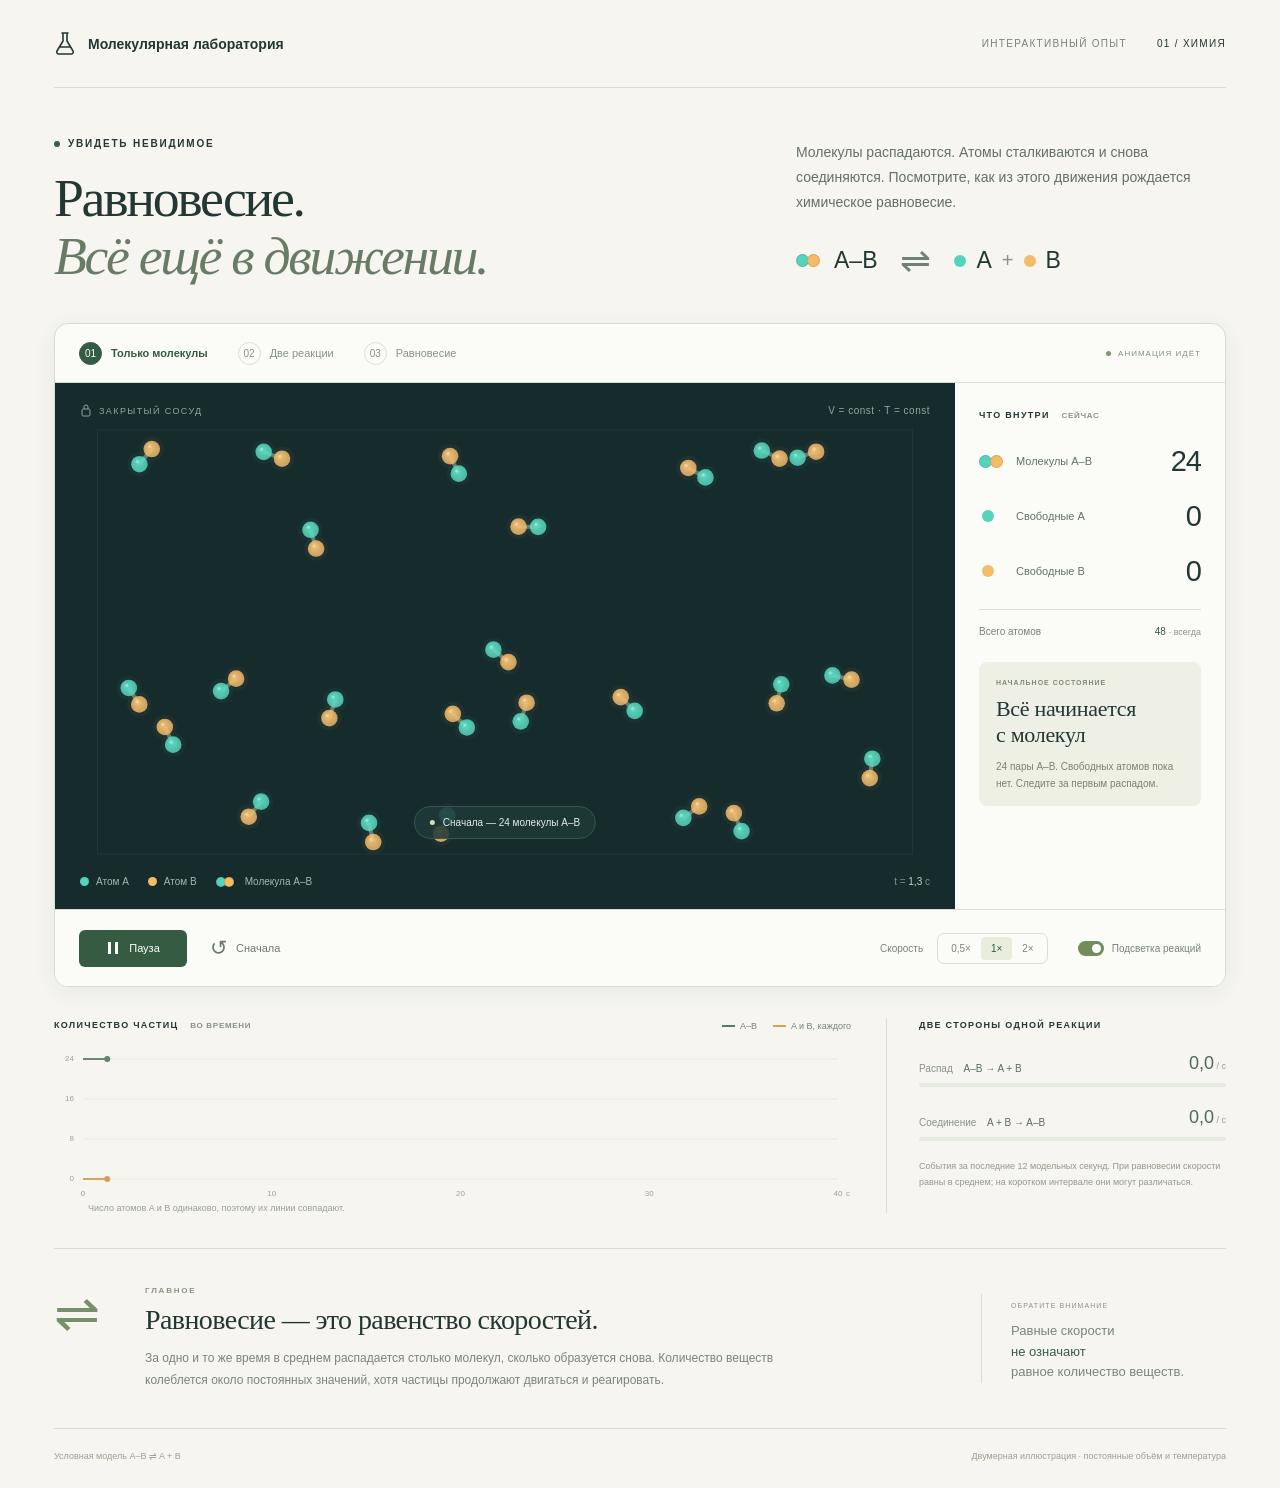
<file: chemical-equilibrium/index.html>
<!doctype html>
<html lang="ru">
<head>
<meta charset="UTF-8"><meta name="viewport" content="width=device-width,initial-scale=1">
<title>Химическое равновесие — в движении</title>
<meta name="description" content="Посмотрите, как молекулы распадаются, сталкиваются и соединяются в закрытом сосуде. Интерактивная модель химического равновесия.">
<link rel="stylesheet" href="style.css">
</head>
<body>
<main>
<header class="masthead"><a href="./" class="brand"><svg width="22" height="25" viewBox="0 0 22 25" fill="none" aria-hidden="true"><path d="M8 2h6M9 2v8L3 20a2 2 0 0 0 2 3h12a2 2 0 0 0 2-3l-6-10V2M6 16h10" stroke="currentColor" stroke-width="1.6" stroke-linecap="round"/></svg>Молекулярная лаборатория</a><span class="edition">ИНТЕРАКТИВНЫЙ ОПЫТ <span>01 / ХИМИЯ</span></span></header>
<section class="intro"><div><div class="eyebrow"><span></span> УВИДЕТЬ НЕВИДИМОЕ</div><h1>Равновесие.<br><em>Всё ещё в движении.</em></h1></div><div class="intro-copy"><p>Молекулы распадаются. Атомы сталкиваются и снова соединяются. Посмотрите, как из этого движения рождается химическое равновесие.</p><div class="equation"><span class="pair-icon"><i class="a"></i><i class="b"></i></span><b>A–B</b><span class="reversible">⇌</span><i class="atom a"></i><b>A</b><span class="plus">+</span><i class="atom b"></i><b>B</b></div></div></section>
<section class="experiment" aria-label="Анимация химического равновесия">
<div class="stagebar"><span class="stage active" id="stage0"><b>01</b> Только молекулы</span><span class="stage" id="stage1"><b>02</b> Две реакции</span><span class="stage" id="stage2"><b>03</b> Равновесие</span><span class="live-label"><i></i><span id="liveLabel">АНИМАЦИЯ ИДЁТ</span></span></div>
<div class="lab-grid"><div class="vessel-wrap"><div class="vessel-top"><span class="closed"><svg width="12" height="13" viewBox="0 0 12 13" fill="none" aria-hidden="true"><rect x="2" y="5" width="8" height="7" rx="1.5" stroke="currentColor"/><path d="M4 5V3a2 2 0 0 1 4 0v2" stroke="currentColor"/></svg> ЗАКРЫТЫЙ СОСУД</span><span>V = const · T = const</span></div><canvas id="particles" width="840" height="440" aria-label="Движущиеся молекулы AB и свободные атомы A и B в закрытом сосуде"></canvas><div class="vessel-bottom"><div class="legend"><span><i class="atom a"></i> Атом A</span><span><i class="atom b"></i> Атом B</span><span><span class="pair-icon"><i class="a"></i><i class="b"></i></span> Молекула A–B</span></div><span class="time">t = <b id="time">0,0</b> с</span></div><div class="event-toast" id="eventToast" aria-hidden="true"><span class="event-dot"></span><span id="eventText">Сначала — 24 молекулы A–B</span></div></div>
<aside class="readout"><div class="panel-heading">ЧТО ВНУТРИ <span>СЕЙЧАС</span></div><div class="count-row"><div><span class="pair-icon"><i class="a"></i><i class="b"></i></span><span>Молекулы A–B</span></div><strong id="countAB">24</strong></div><div class="count-row"><div><i class="atom a"></i><span>Свободные A</span></div><strong id="countA">0</strong></div><div class="count-row"><div><i class="atom b"></i><span>Свободные B</span></div><strong id="countB">0</strong></div><div class="conservation"><span>Всего атомов</span><strong id="totalAtoms">48 <span>· всегда</span></strong></div><div class="status" id="status"><div class="status-kicker" id="statusKicker">НАЧАЛЬНОЕ СОСТОЯНИЕ</div><h2 id="statusTitle">Всё начинается<br>с молекул</h2><p id="statusText">24 пары A–B. Свободных атомов пока нет. Следите за первым распадом.</p></div></aside></div>
<div class="controls"><div class="play-controls"><button id="play" class="primary" aria-label="Приостановить анимацию"><svg id="playIcon" width="14" height="16" viewBox="0 0 14 16" fill="currentColor" aria-hidden="true"><path d="M2 2h3v12H2zM9 2h3v12H9z"/></svg><span id="playText">Пауза</span></button><button id="reset" class="reset"><span aria-hidden="true">↺</span> Сначала</button></div><div class="speed-control"><span>Скорость</span><div class="segmented" role="group" aria-label="Скорость анимации"><button data-speed="0.5" aria-pressed="false">0,5×</button><button data-speed="1" class="selected" aria-pressed="true">1×</button><button data-speed="2" aria-pressed="false">2×</button></div></div><label class="toggle-label"><input type="checkbox" id="showEvents" checked><span class="toggle"></span>Подсветка реакций</label></div>
</section>
<section class="observations"><div class="chart-panel"><div class="chart-header"><div class="panel-heading">КОЛИЧЕСТВО ЧАСТИЦ <span>ВО ВРЕМЕНИ</span></div><div class="chart-legend"><span><i class="line ab"></i>A–B</span><span><i class="line free"></i>A и B, каждого</span></div></div><canvas id="chart" width="840" height="190" aria-label="График количества молекул AB и свободных атомов каждого вида во времени"></canvas><p class="chart-note">Число атомов A и B одинаково, поэтому их линии совпадают.</p></div><div class="rates-panel"><div class="panel-heading">ДВЕ СТОРОНЫ ОДНОЙ РЕАКЦИИ</div><div class="rate"><div><span class="rate-label">Распад <b>A–B → A + B</b></span><strong><span id="offRate">0,0</span><small> / с</small></strong></div><div class="rate-track"><span id="offBar"></span></div></div><div class="rate"><div><span class="rate-label">Соединение <b>A + B → A–B</b></span><strong><span id="onRate">0,0</span><small> / с</small></strong></div><div class="rate-track on"><span id="onBar"></span></div></div><p class="rate-note">События за последние 12 модельных секунд. При равновесии скорости равны в среднем; на коротком интервале они могут различаться.</p></div></section>
<section class="explanation"><div class="explanation-number">⇌</div><div><div class="eyebrow">ГЛАВНОЕ</div><h2>Равновесие — это равенство скоростей.</h2><p>За одно и то же время в среднем распадается столько молекул, сколько образуется снова. Количество веществ колеблется около постоянных значений, хотя частицы продолжают двигаться и реагировать.</p></div><div class="key-note"><span>ОБРАТИТЕ ВНИМАНИЕ</span><p>Равные скорости <br><b>не означают</b> <br>равное количество веществ.</p></div></section>
<footer><span>Условная модель A–B ⇌ A + B</span><span>Двумерная иллюстрация · постоянные объём и температура</span></footer>
</main><script src="simulation.js"></script><script src="app.js"></script>
</body></html>
</file>
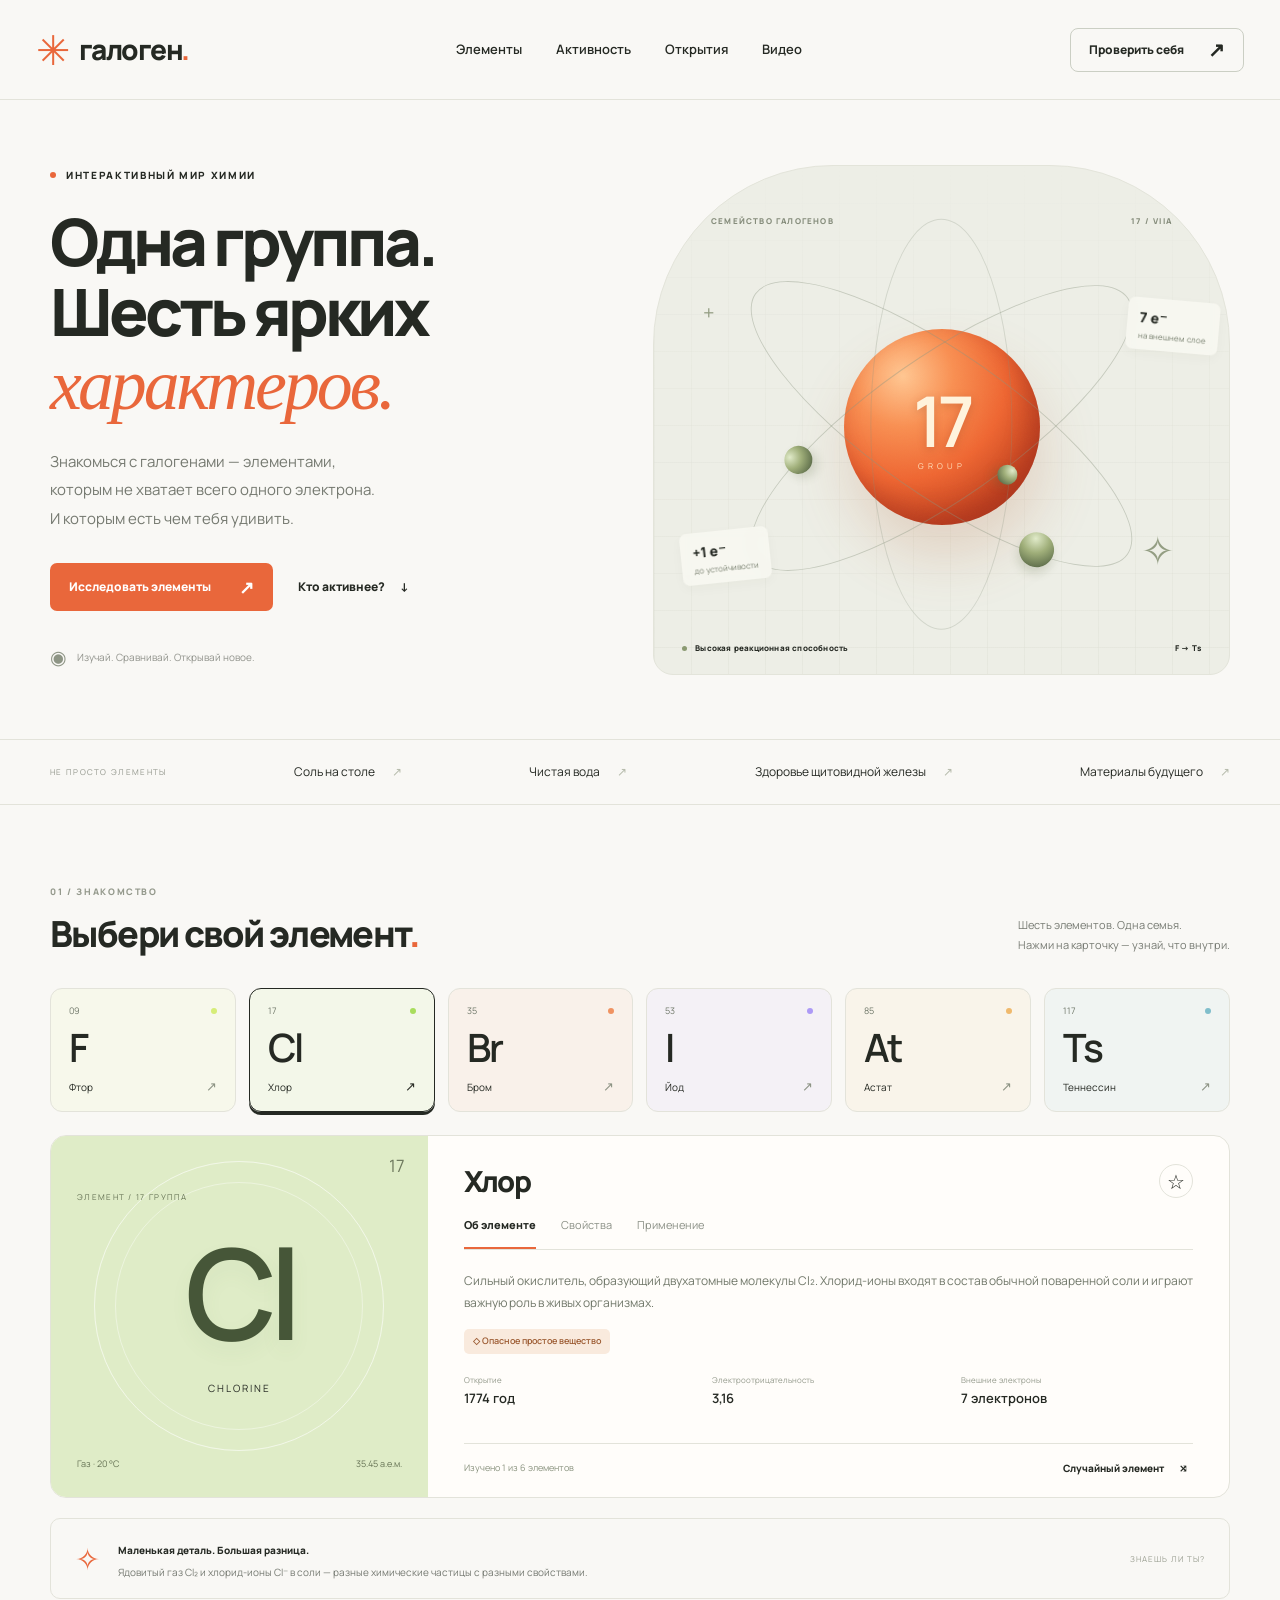
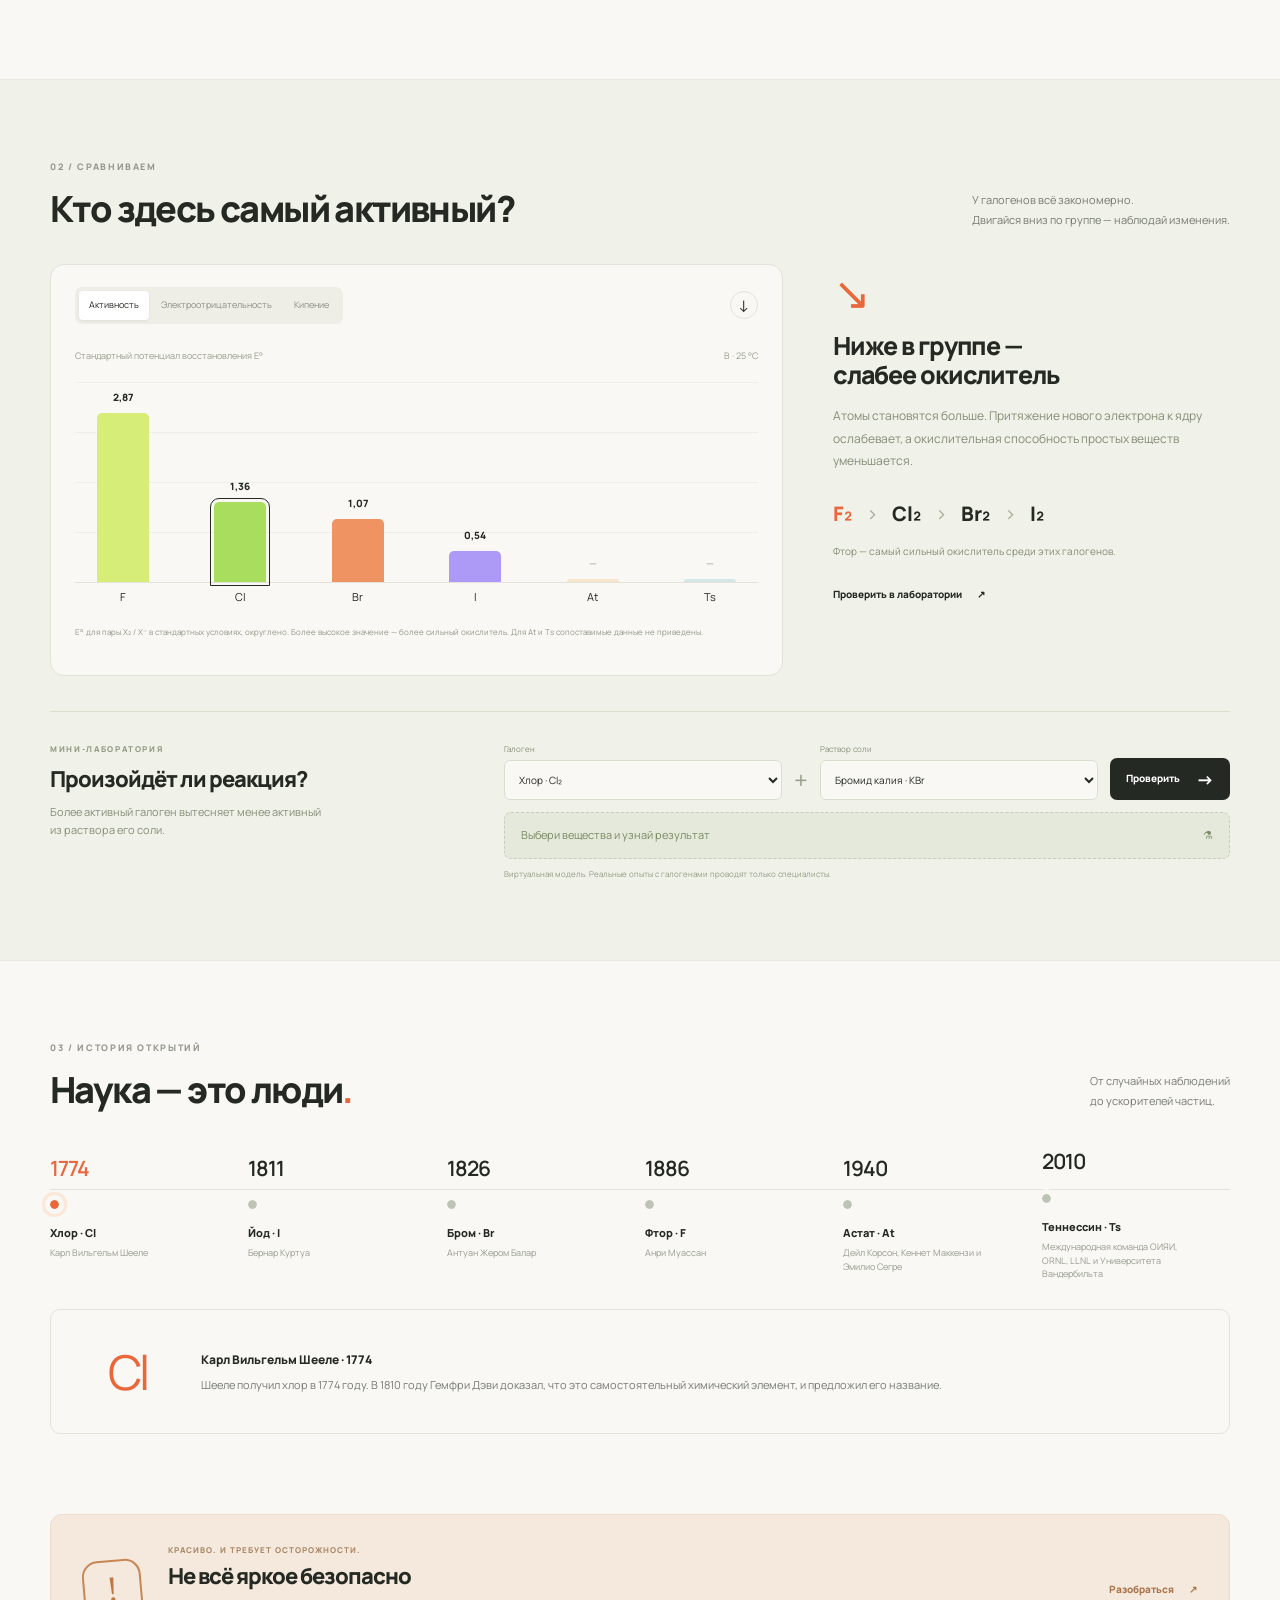
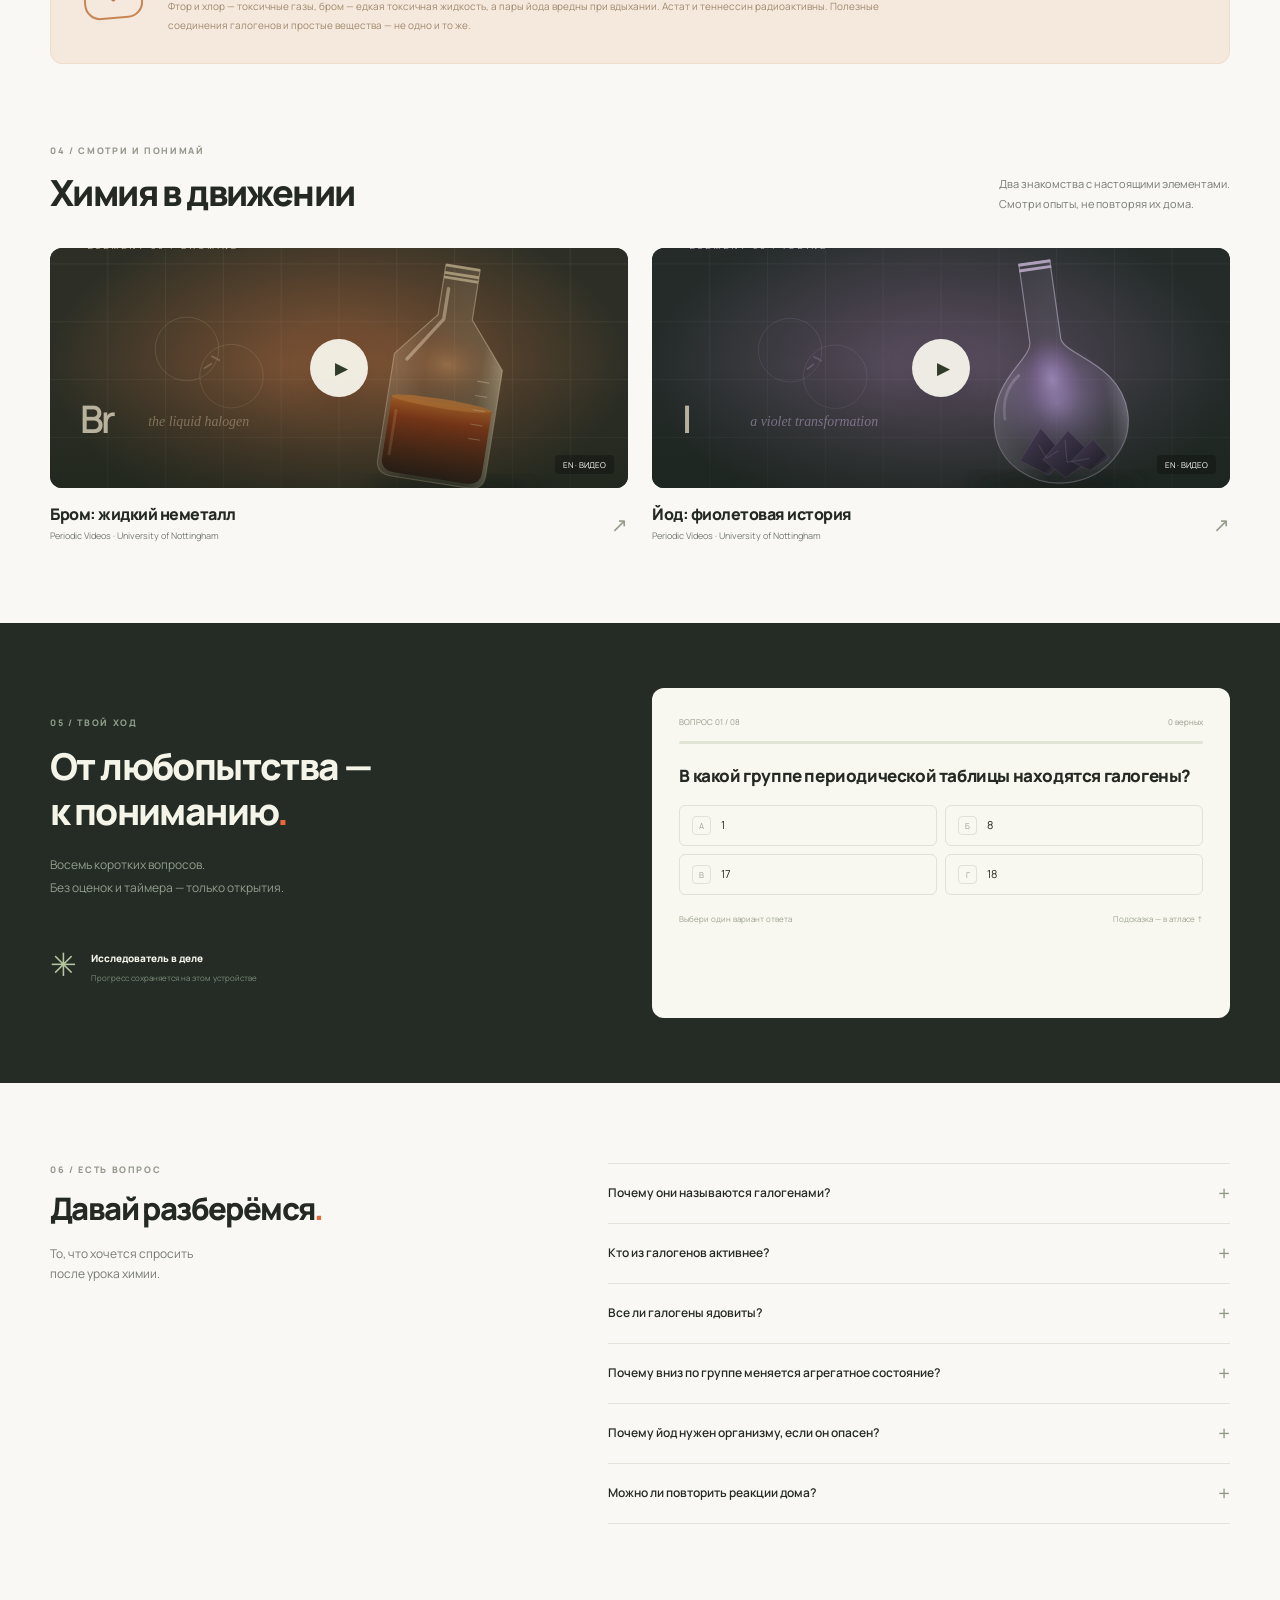
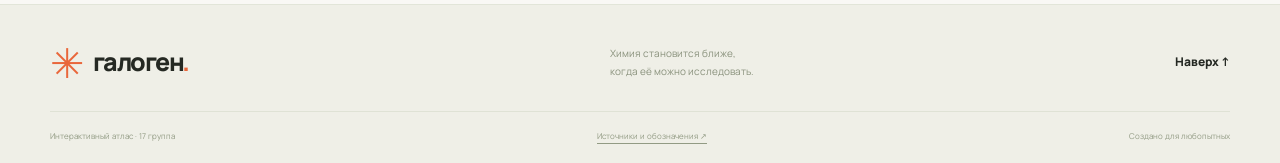
<file: halogen-lab/index.html>
<!doctype html>
<html lang="ru">
<head><meta charset="UTF-8"><meta name="viewport" content="width=device-width,initial-scale=1"><meta name="theme-color" content="#f8f7f3"><meta name="description" content="Интерактивная лаборатория галогенов: изучайте элементы, сравнивайте свойства и проверяйте знания."><title>Галоген. — химия с характером</title><link rel="stylesheet" href="style.css"><link rel="icon" href="assets/favicon.svg" type="image/svg+xml"></head>
<body>
<a class="skip" href="#elements">К содержанию</a><div class="reading-progress" id="reading-progress"></div>
<header><div class="nav-wrap"><a href="#" class="logo" aria-label="Галоген — главная"><span class="logo-mark">✳</span> галоген<span class="orange">.</span></a><nav aria-label="Основная навигация"><a href="#elements">Элементы</a><a href="#activity">Активность</a><a href="#history">Открытия</a><a href="#media">Видео</a></nav><a class="nav-quiz" href="#practice">Проверить себя <span>↗</span></a><button class="menu-button" aria-label="Открыть меню" aria-expanded="false">☰</button></div></header>
<main>
<section class="hero container" id="home"><div class="hero-copy"><div class="eyebrow"><span class="tiny-dot"></span> ИНТЕРАКТИВНЫЙ МИР ХИМИИ</div><h1>Одна группа.<br>Шесть ярких<br><span class="serif">характеров.</span></h1><p>Знакомься с галогенами — элементами,<br class="desktop"> которым не хватает всего одного электрона.<br class="desktop"> И которым есть чем тебя удивить.</p><div class="hero-actions"><a class="button primary" href="#elements">Исследовать элементы <span>↗</span></a><a class="text-link" href="#activity">Кто активнее? <span>↓</span></a></div><div class="hero-note"><span class="small-orbit">◉</span> Изучай. Сравнивай. Открывай новое.</div></div>
<div class="hero-art" aria-label="Декоративная модель атома галогена"><div class="art-grid"></div><div class="art-top"><span>СЕМЕЙСТВО ГАЛОГЕНОВ</span><span>17 / VIIA</span></div><div class="atom"><div class="orbit orbit-a"><i class="electron e1"></i></div><div class="orbit orbit-b"><i class="electron e2"></i></div><div class="orbit orbit-c"><i class="electron e3"></i></div><div class="nucleus"><div class="nucleus-shine"></div><span>17</span><small>GROUP</small></div><div class="floating-label label-a">7 e⁻ <span>на внешнем слое</span></div><div class="floating-label label-b">+1 e⁻ <span>до устойчивости</span></div><div class="spark s1">✧</div><div class="spark s2">+</div></div><div class="art-bottom"><span><i class="tiny-dot"></i> Высокая реакционная способность</span><span>F → Ts</span></div></div>
</section>
<div class="family-strip"><div class="container family-strip-inner"><span>НЕ ПРОСТО ЭЛЕМЕНТЫ</span><p>Соль на столе <b>↗</b></p><p>Чистая вода <b>↗</b></p><p>Здоровье щитовидной железы <b>↗</b></p><p>Материалы будущего <b>↗</b></p></div></div>
<section class="section container" id="elements"><div class="section-heading"><div><div class="eyebrow section-index">01 / ЗНАКОМСТВО</div><h2>Выбери свой элемент<span class="orange">.</span></h2></div><p>Шесть элементов. Одна семья.<br>Нажми на карточку — узнай, что внутри.</p></div><div class="element-picker" id="element-picker" role="group" aria-label="Выберите галоген"></div>
<div class="element-detail" id="element-detail"><div class="element-visual"><div class="specimen-number" id="detail-number"></div><span class="specimen-label">ЭЛЕМЕНТ / 17 ГРУППА</span><div class="specimen-symbol" id="detail-symbol"></div><span class="specimen-latin" id="detail-latin"></span><div class="specimen-bottom"><span id="detail-state"></span><span id="detail-mass"></span></div><div class="specimen-ring"></div></div><div class="element-content"><div class="detail-top"><h3 id="detail-name"></h3><button class="icon-button" id="bookmark" title="Сохранить элемент" aria-label="Сохранить элемент" aria-pressed="false">☆</button></div><div class="detail-tabs" role="tablist" aria-label="Информация об элементе"><button role="tab" id="tab-about" aria-controls="detail-panel" data-tab="about" aria-selected="true">Об элементе</button><button role="tab" id="tab-properties" aria-controls="detail-panel" data-tab="properties" aria-selected="false">Свойства</button><button role="tab" id="tab-uses" aria-controls="detail-panel" data-tab="uses" aria-selected="false">Применение</button></div><div id="detail-panel" role="tabpanel" aria-labelledby="tab-about" tabindex="0"></div><div class="detail-bottom"><span class="viewed-status" id="viewed-status"></span><button class="text-link" id="random-element">Случайный элемент <span>⤨</span></button></div></div></div>
<div class="discovery-note"><span>✧</span><div><b>Маленькая деталь. Большая разница.</b><p id="element-fact"></p></div><span class="note-end">ЗНАЕШЬ ЛИ ТЫ?</span></div></section>
<section class="activity-section" id="activity"><div class="section container"><div class="section-heading"><div><div class="eyebrow section-index">02 / СРАВНИВАЕМ</div><h2>Кто здесь самый активный?</h2></div><p>У галогенов всё закономерно.<br>Двигайся вниз по группе — наблюдай изменения.</p></div><div class="chart-layout"><div class="chart-card"><div class="chart-toolbar"><div class="segmented" id="chart-tabs" role="group" aria-label="Свойство для сравнения"><button data-metric="activity" aria-pressed="true">Активность</button><button data-metric="electronegativity" aria-pressed="false">Электроотрицательность</button><button data-metric="boil" aria-pressed="false">Кипение</button></div><button class="icon-button" id="download-chart" aria-label="Скачать данные графика" title="Скачать данные CSV">↓</button></div><div class="chart-labels"><span id="chart-title"></span><span id="chart-unit"></span></div><div class="bar-chart" id="bar-chart"></div><p class="chart-footnote" id="chart-note"></p></div><aside class="trend-panel"><span class="trend-icon">↘</span><h3>Ниже в группе —<br>слабее окислитель</h3><p>Атомы становятся больше. Притяжение нового электрона к ядру ослабевает, а окислительная способность простых веществ уменьшается.</p><div class="activity-order"><b>F₂</b><span>›</span><b>Cl₂</b><span>›</span><b>Br₂</b><span>›</span><b>I₂</b></div><small>Фтор — самый сильный окислитель среди этих галогенов.</small><a class="text-link" href="#virtual-lab">Проверить в лаборатории <span>↗</span></a></aside></div>
<div class="virtual-lab" id="virtual-lab"><div class="lab-intro"><div class="eyebrow">МИНИ-ЛАБОРАТОРИЯ</div><h3>Произойдёт ли реакция?</h3><p>Более активный галоген вытесняет менее активный из раствора его соли.</p></div><div class="reaction-workspace"><div class="reaction-inputs"><label>Галоген<select id="reagent"><option value="Cl">Хлор · Cl₂</option><option value="Br">Бром · Br₂</option><option value="I">Йод · I₂</option></select></label><span>+</span><label>Раствор соли<select id="salt"><option value="Br">Бромид калия · KBr</option><option value="Cl">Хлорид калия · KCl</option><option value="I">Йодид калия · KI</option></select></label><button class="button dark" id="run-reaction">Проверить <span>→</span></button></div><div class="reaction-result" id="reaction-result" aria-live="polite">Выбери вещества и узнай результат <span>⚗</span></div><small>Виртуальная модель. Реальные опыты с галогенами проводят только специалисты.</small></div></div></div></section>
<section class="section container" id="history"><div class="section-heading"><div><div class="eyebrow section-index">03 / ИСТОРИЯ ОТКРЫТИЙ</div><h2>Наука — это люди<span class="orange">.</span></h2></div><p>От случайных наблюдений<br>до ускорителей частиц.</p></div><div class="timeline" id="timeline"></div><div class="history-story" id="history-story" aria-live="polite"></div></section>
<section class="safety-section container"><div class="safety-symbol">!</div><div><div class="eyebrow">КРАСИВО. И ТРЕБУЕТ ОСТОРОЖНОСТИ.</div><h3>Не всё яркое безопасно</h3><p>Фтор и хлор — токсичные газы, бром — едкая токсичная жидкость, а пары йода вредны при вдыхании. Астат и теннессин радиоактивны. Полезные соединения галогенов и простые вещества — не одно и то же.</p></div><a href="#faq" class="text-link">Разобраться <span>↗</span></a></section>
<section class="section container" id="media"><div class="section-heading"><div><div class="eyebrow section-index">04 / СМОТРИ И ПОНИМАЙ</div><h2>Химия в движении</h2></div><p>Два знакомства с настоящими элементами.<br>Смотри опыты, не повторяя их дома.</p></div><div class="video-grid" id="video-grid"></div></section>
<section class="practice-section" id="practice"><div class="container practice-grid"><div class="practice-intro"><div class="eyebrow section-index">05 / ТВОЙ ХОД</div><h2>От любопытства —<br>к пониманию<span class="orange">.</span></h2><p>Восемь коротких вопросов.<br>Без оценок и таймера — только открытия.</p><div class="practice-achievement"><span>✳</span><div><b id="quiz-achievement">Исследователь в деле</b><small id="quiz-saved">Прогресс сохраняется на этом устройстве</small></div></div></div><div class="quiz-card" id="quiz-card"></div></div></section>
<section class="section container faq-section" id="faq"><div><div class="eyebrow section-index">06 / ЕСТЬ ВОПРОС</div><h2>Давай разберёмся<span class="orange">.</span></h2><p>То, что хочется спросить<br>после урока химии.</p></div><div id="faq-list"></div></section>
<footer><div class="container"><div class="footer-top"><a href="#" class="logo"><span class="logo-mark">✳</span> галоген<span class="orange">.</span></a><p>Химия становится ближе,<br>когда её можно исследовать.</p><a href="#home" class="text-link">Наверх ↑</a></div><div class="footer-bottom"><span>Интерактивный атлас · 17 группа</span><button id="sources-button">Источники и обозначения ↗</button><span>Создано для любопытных</span></div></div></footer>
</main><div class="toast" id="toast" role="status"></div><dialog id="modal"><button class="modal-close icon-button" aria-label="Закрыть">×</button><div id="modal-content"></div></dialog><script src="data.js"></script><script src="app.js"></script>
</body></html>
</file>
<file: chemical-equilibrium/style.css>
:root{--paper:#f6f5f0;--ink:#243734;--muted:#78817b;--line:#dbded5;--teal:#54d4bb;--gold:#f2bc68;--vessel:#162b2c;--green:#365e48}*{box-sizing:border-box}body{margin:0;background:var(--paper);color:var(--ink);font-family:Arial,Helvetica,sans-serif;-webkit-font-smoothing:antialiased}main{max-width:1380px;margin:auto;padding:0 54px}.masthead{height:88px;display:flex;align-items:center;justify-content:space-between;border-bottom:1px solid var(--line)}.brand{display:flex;align-items:center;gap:12px;color:inherit;text-decoration:none;font-size:14px;font-weight:600}.edition{font-size:10px;letter-spacing:1.3px;color:var(--muted)}.edition span{margin-left:26px;color:var(--ink)}.intro{display:grid;grid-template-columns:1.2fr 1fr;align-items:end;gap:60px;padding:50px 0 38px}.eyebrow{font-size:10px;letter-spacing:1.8px;font-weight:bold;display:flex;gap:8px;align-items:center}.eyebrow>span{width:6px;height:6px;background:var(--green);border-radius:50%}h1{font-family:Georgia,'Times New Roman',serif;font-size:clamp(36px,4.2vw,60px);font-weight:400;letter-spacing:-2.3px;line-height:1.08;margin:20px 0 0}h1 em{font-weight:400;color:#687b65}.intro-copy{max-width:430px;margin-left:auto;padding-bottom:3px}.intro-copy p{font-size:14px;line-height:1.8;margin:0 0 24px;color:#64706a}.equation{display:flex;align-items:center;gap:10px;font-size:23px}.equation b{font-weight:500}.reversible{margin:0 13px;font-size:37px;color:#718171}.plus{color:#8b938c;font-size:20px}.atom{display:inline-block;width:12px;height:12px;border-radius:50%;flex-shrink:0}.a{background:var(--teal)}.b{background:var(--gold)}.pair-icon{display:inline-flex;align-items:center;width:28px;position:relative;flex-shrink:0}.pair-icon i{display:block;width:13px;height:13px;border-radius:50%;border:1px solid rgba(0,0,0,.12)}.pair-icon i+i{margin-left:-2px}.experiment{border:1px solid #d7dbd1;border-radius:14px;overflow:hidden;background:#fbfcf8;box-shadow:0 5px 25px #233c2910}.stagebar{height:59px;display:flex;align-items:center;gap:30px;padding:0 24px;border-bottom:1px solid var(--line)}.stage{font-size:11px;color:#89918b;transition:color .4s;display:flex;align-items:center;gap:9px}.stage b{font-size:10px;font-weight:500;display:grid;place-items:center;border:1px solid #d9dfd6;width:23px;height:23px;border-radius:50%}.stage.active{color:#345b43;font-weight:bold}.stage.active b{color:#f9fcf5;background:#345b43;border-color:#345b43}.live-label{margin-left:auto;display:flex;align-items:center;gap:7px;font-size:8px;letter-spacing:1px;color:#82917e}.live-label i{width:5px;height:5px;border-radius:50%;background:#759d72}.lab-grid{display:grid;grid-template-columns:minmax(0,1fr) 270px}.vessel-wrap{position:relative;overflow:hidden;background:var(--vessel);color:#d5e3da;display:flex;flex-direction:column;min-width:0}.vessel-top{display:flex;justify-content:space-between;align-items:center;padding:21px 25px 10px;font-size:10px;letter-spacing:.5px;color:#8ca8a3}.closed{font-size:9px;letter-spacing:1.4px;display:flex;gap:7px;align-items:center}#particles{width:100%;height:auto;aspect-ratio:840/440;display:block;flex:1;min-height:260px;max-height:430px}.vessel-bottom{display:flex;justify-content:space-between;align-items:center;padding:19px 25px 22px;gap:12px;font-size:10px;color:#a1b8b1}.legend{display:flex;gap:19px;align-items:center}.legend>span{display:flex;gap:7px;align-items:center}.legend .atom{width:9px;height:9px}.legend .pair-icon{width:22px}.legend .pair-icon i{width:10px;height:10px}.time{white-space:nowrap;font-variant-numeric:tabular-nums;color:#78928e}.time b{font-weight:400;color:#c1d5cb}.event-toast{position:absolute;bottom:70px;left:50%;transform:translateX(-50%);display:flex;align-items:center;gap:8px;white-space:nowrap;font-size:10px;padding:10px 15px;background:#1e3838dd;border:1px solid #365650;border-radius:30px;color:#e4eee7;pointer-events:none;transition:opacity .3s}.event-dot{height:5px;width:5px;background:#d5debc;border-radius:50%}.readout{padding:25px 24px 20px}.panel-heading{font-size:9px;letter-spacing:1.3px;font-weight:bold;line-height:1.6}.panel-heading>span{color:#89918a;font-size:8px;margin-left:8px;letter-spacing:.7px}.count-row{display:flex;justify-content:space-between;align-items:center;margin-top:22px}.count-row>div{display:flex;align-items:center;gap:9px;font-size:11px;color:#637168}.count-row .atom{margin-left:3px;margin-right:13px}.count-row .pair-icon{width:28px}.count-row strong{font-weight:400;font-size:29px;font-variant-numeric:tabular-nums;letter-spacing:-1px}.conservation{border-top:1px solid var(--line);display:flex;justify-content:space-between;align-items:center;margin-top:21px;padding-top:16px;font-size:10px;color:#788474}.conservation strong{font-weight:500;color:#35533d}.conservation strong span{color:#899482;font-size:9px}.status{margin-top:25px;border-radius:8px;background:#eef0e6;padding:17px 17px 14px}.status-kicker{font-size:7px;letter-spacing:1px;color:#7d8c6d;font-weight:bold}.status h2{font-family:Georgia,'Times New Roman',serif;font-size:22px;font-weight:400;line-height:1.18;letter-spacing:-.3px;margin:10px 0}.status p{font-size:10px;line-height:1.7;color:#79836e;margin:0}.status.equilibrium{background:#e4efdc}.controls{display:flex;align-items:center;gap:30px;min-height:77px;padding:15px 24px;border-top:1px solid var(--line);background:#fbfcf8}.play-controls{display:flex;gap:9px;align-items:center}button{font:inherit;cursor:pointer;transition:background .2s,color .2s}button:focus-visible,input:focus-visible+.toggle{outline:3px solid #f2bc68;outline-offset:4px}button.primary{display:flex;align-items:center;justify-content:center;gap:9px;border:0;border-radius:6px;background:#355b43;color:#fff;font-size:11px;width:108px;height:37px}.primary:hover{background:#274631}button.reset{display:flex;align-items:center;gap:8px;border:none;background:none;color:#6e796d;font-size:11px;padding:7px 14px}.reset:hover{color:#243734}.reset>span{font-size:21px}.speed-control{margin-left:auto;display:flex;gap:14px;align-items:center;font-size:10px;color:#7a8577}.segmented{display:flex;border:1px solid var(--line);padding:3px;border-radius:7px}.segmented button{font-size:10px;border:0;background:none;border-radius:4px;color:#7a8577;padding:6px 10px}.segmented button.selected{background:#e8eddc;color:#365b40}.toggle-label{font-size:10px;display:flex;align-items:center;gap:8px;cursor:pointer;color:#7a8577}.toggle-label input{position:absolute;opacity:0;width:1px;height:1px}.toggle{width:26px;height:15px;background:#c8cfc3;border-radius:20px;display:inline-block;position:relative;transition:background .2s}.toggle:after{content:'';position:absolute;top:3px;left:3px;width:9px;height:9px;background:white;border-radius:50%;transition:transform .2s}input:checked+.toggle{background:#738d5a}input:checked+.toggle:after{transform:translateX(11px)}.observations{display:grid;grid-template-columns:minmax(0,1fr) 340px;margin:31px 0 0;gap:35px}.chart-panel{min-width:0}.chart-header{display:flex;justify-content:space-between;gap:12px;align-items:center}.chart-legend{display:flex;gap:16px;font-size:9px;color:#798476}.chart-legend>span{display:flex;gap:5px;align-items:center}.line{height:2px;width:13px;display:block}.line.ab{background:#547d64}.line.free{background:#d9a254}#chart{width:100%;height:160px;display:block;margin-top:10px}.chart-note{font-size:9px;color:#98a18f;margin:0 0 0 34px}.rates-panel{border-left:1px solid var(--line);padding-left:32px}.rate{margin-top:20px}.rate>div:first-child{display:flex;justify-content:space-between;align-items:end}.rate-label{font-size:10px;color:#8b9484}.rate-label b{font-weight:400;color:#5a6e5e;margin-left:8px}.rate strong{font-size:18px;font-weight:400;color:#526b55;font-variant-numeric:tabular-nums}.rate small{font-size:9px;color:#959d8b}.rate-track{height:4px;background:#e6e9de;margin-top:9px;border-radius:4px;overflow:hidden}.rate-track span{height:100%;display:block;background:#739375;transition:width .35s}.rate-track.on span{background:#d5ac68}.rate-note{font-size:9px;line-height:1.8;color:#929b88;margin-top:17px}.explanation{display:grid;grid-template-columns:65px minmax(0,1fr) 245px;gap:26px;padding:37px 0;margin-top:35px;border-top:1px solid var(--line);align-items:center}.explanation-number{font-size:55px;color:#78906a;align-self:start;line-height:1}.explanation .eyebrow{font-size:8px;color:#8b967f}.explanation h2{font-family:Georgia,'Times New Roman',serif;font-size:28px;font-weight:400;letter-spacing:-.6px;margin:9px 0 12px}.explanation p{font-size:12px;line-height:1.8;color:#7b8676;max-width:680px;margin:0}.key-note{border-left:1px solid var(--line);padding-left:29px}.key-note>span{font-size:7px;letter-spacing:1.1px;color:#8b957e}.key-note p{font-size:13px;line-height:1.6;margin:9px 0 0}.key-note b{font-weight:500;color:#3d5d43}footer{border-top:1px solid var(--line);display:flex;justify-content:space-between;color:#9ba28f;padding:22px 0 27px;font-size:9px;gap:15px}@media(min-width:1600px){main{max-width:1450px}.intro{padding-top:60px}#particles{max-height:460px}.readout{padding:30px}.lab-grid{grid-template-columns:minmax(0,1fr) 290px}}
@media(max-width:1000px){main{padding:0 26px}.intro{gap:30px}h1{font-size:46px}.lab-grid{grid-template-columns:minmax(0,1fr) 232px}.readout{padding:23px 18px}.stagebar{gap:22px}.live-label{display:none}.controls{gap:14px}.toggle-label{font-size:9px}.legend{gap:10px;font-size:9px}.vessel-bottom{padding:15px}.observations{grid-template-columns:minmax(0,1fr) 290px;gap:20px}.rates-panel{padding-left:20px}.explanation{grid-template-columns:45px minmax(0,1fr) 200px;gap:18px}.explanation h2{font-size:24px}}
@media(max-width:720px){main{padding:0 17px}.masthead{height:69px}.brand{font-size:11px;gap:7px}.brand svg{width:18px}.edition{font-size:8px}.edition>span{display:none}.intro{grid-template-columns:1fr;gap:24px;padding:31px 0 27px}.eyebrow{font-size:8px}h1{font-size:43px;letter-spacing:-1.6px;margin-top:15px}.intro-copy{margin:0;max-width:none}.intro-copy p{font-size:12px;line-height:1.7;margin-bottom:15px;max-width:440px}.equation{font-size:19px;gap:8px}.reversible{font-size:28px}.stagebar{height:51px;padding:0 13px;gap:17px;justify-content:space-between}.stage{font-size:8px;gap:6px}.stage b{height:18px;width:18px;font-size:8px}.lab-grid{grid-template-columns:1fr}.vessel-top{padding:17px 17px 6px;font-size:8px}.closed{font-size:8px}#particles{min-height:280px;max-height:370px;aspect-ratio:840/500}.vessel-bottom{font-size:9px;padding:13px 16px 18px}.legend{gap:12px;font-size:8px}.legend>span{gap:5px}.event-toast{bottom:57px;font-size:9px;padding:8px 13px}.readout{padding:19px 17px;display:grid;grid-template-columns:repeat(3,1fr);gap:15px 12px}.readout>.panel-heading{grid-column:1/-1}.count-row{margin:0;display:flex;align-items:start;gap:10px;flex-direction:column}.count-row>div{font-size:9px;gap:4px}.count-row .atom{margin-right:4px;width:9px;height:9px}.count-row .pair-icon{width:20px}.count-row .pair-icon i{width:10px;height:10px}.count-row strong{font-size:25px;margin-left:2px}.conservation{grid-column:1/-1;margin:0;padding-top:13px}.status{grid-column:1/-1;margin:0;padding:13px 14px}.status h2{font-size:20px;margin:7px 0}.status h2 br{display:none}.status p{font-size:10px}.controls{flex-wrap:wrap;justify-content:space-between;padding:13px 15px;gap:12px}.play-controls{gap:2px}.primary{width:95px!important;height:35px!important}.reset{padding:7px 10px!important}.speed-control{gap:7px;margin-left:0}.speed-control>span{font-size:9px}.segmented button{padding:6px 8px;font-size:9px}.toggle-label{width:100%;justify-content:flex-end}.observations{grid-template-columns:1fr;gap:22px;margin-top:25px}.chart-header{flex-wrap:wrap;gap:10px}.chart-panel .panel-heading{font-size:8px}.chart-legend{font-size:8px}.rates-panel{border-left:0;border-top:1px solid var(--line);padding:20px 0 0}.rate{margin-top:16px}.rate-note{font-size:10px;max-width:430px}.explanation{grid-template-columns:30px minmax(0,1fr);gap:16px;margin-top:26px;padding:26px 0}.explanation-number{font-size:37px}.explanation h2{font-size:25px;line-height:1.2}.explanation p{font-size:11px}.key-note{grid-column:2;border-left:2px solid #c7d2bb;padding-left:14px;margin-top:5px}.key-note p{font-size:12px}.key-note br{display:none}footer{flex-direction:column;gap:8px;font-size:8px}.chart-note{font-size:8px}}
</file>
<file: halogen-lab/style.css>
@font-face{font-family:Manrope;src:url(assets/manrope-regular.ttf);font-weight:400;font-display:swap}@font-face{font-family:Manrope;src:url(assets/manrope-semibold.ttf);font-weight:500 600;font-display:swap}@font-face{font-family:Manrope;src:url(assets/manrope-extrabold.ttf);font-weight:700 900;font-display:swap}
:root{--bg:#f9f8f5;--ink:#252923;--muted:#767a72;--orange:#e9673b;--border:#e3e3da;--selected:#b8cb85;--radius:16px}*{box-sizing:border-box}html{scroll-behavior:smooth;scroll-padding-top:90px}body{margin:0;background:var(--bg);font:14px/1.65 Manrope,Arial,sans-serif;color:var(--ink)}button,input,select{font:inherit}button,a,select{-webkit-tap-highlight-color:transparent}button,a{touch-action:manipulation}button{cursor:pointer}a{color:inherit;text-decoration:none}button{color:inherit}button:focus-visible,a:focus-visible,select:focus-visible,summary:focus-visible{outline:3px solid var(--orange);outline-offset:5px}h1,h2,h3,p{margin:0}h1,h2,h3{line-height:1.16;letter-spacing:-.045em}button{border:0;background:none}.container{width:min(1240px,calc(100% - 100px));margin:auto}.orange{color:var(--orange)}.skip{position:fixed;top:-100px;left:10px;background:white;z-index:99;padding:10px}.skip:focus{top:10px}.reading-progress{height:3px;background:var(--orange);position:fixed;top:0;left:0;z-index:100;width:0}header{height:100px;border-bottom:1px solid var(--border);background:var(--bg)}.nav-wrap{width:min(1336px,calc(100% - 72px));height:100%;margin:auto;display:flex;align-items:center;justify-content:space-between}.logo{font-size:28px;font-weight:800;letter-spacing:-1.5px;display:flex;align-items:center}.logo .orange{margin-left:-1px}.logo-mark{color:var(--orange);font-size:41px;line-height:1;margin-right:10px;font-weight:400}.nav-wrap nav{display:flex;gap:34px;font-size:13px;font-weight:600}.nav-wrap nav a{position:relative}.nav-wrap nav a:after{content:'';position:absolute;bottom:-6px;height:2px;background:var(--orange);left:0;width:0;transition:width .2s}.nav-wrap nav a:hover:after{width:100%}.nav-quiz{border:1px solid #cbcfc4;border-radius:8px;padding:11px 18px;font-size:12px;font-weight:700;display:flex;gap:24px;align-items:center}.nav-quiz span{font-size:20px;line-height:1}.menu-button{display:none}.hero{display:grid;grid-template-columns:1fr 1fr;align-items:center;gap:26px;padding-top:65px;padding-bottom:64px}.eyebrow{font-size:10px;letter-spacing:1.65px;font-weight:800;display:flex;align-items:center;gap:10px}.tiny-dot{height:6px;width:6px;background:var(--orange);border-radius:50%;display:inline-block}.hero h1{font-size:clamp(48px,5.1vw,74px);letter-spacing:-4px;font-weight:800;margin:24px 0 24px;line-height:1.07}.serif{font-family:Georgia,'Times New Roman',serif;font-weight:400;font-style:italic;color:var(--orange);letter-spacing:-3px;font-size:1.1em}.hero-copy>p{font-size:15px;line-height:1.9;color:#757970}.hero-actions{display:flex;align-items:center;gap:25px;margin-top:30px}.button{display:inline-flex;align-items:center;justify-content:center;gap:28px;padding:14px 19px;border-radius:7px;font-size:12px;font-weight:700;transition:transform .2s,background .2s;white-space:nowrap}.button:hover{transform:translateY(-3px)}.button span{font-size:18px;line-height:1}.primary{background:var(--orange);color:white}.primary:hover{background:#d75026}.dark{background:var(--ink);color:white}.text-link{display:inline-flex;align-items:center;gap:15px;font-weight:700;font-size:12px}.text-link:hover{color:var(--orange)}.hero-note{display:flex;align-items:center;gap:10px;font-size:10px;color:#91938c;margin-top:31px}.small-orbit{font-size:19px;color:#8e9585}.hero-art{position:relative;background:#edeee6;border:1px solid #e3e4da;border-radius:180px 180px 20px 20px;height:510px;overflow:hidden;isolation:isolate}.art-grid{position:absolute;inset:0;background-image:linear-gradient(#d6d8cc44 1px,transparent 1px),linear-gradient(90deg,#d6d8cc44 1px,transparent 1px);background-size:37px 37px;mask-image:linear-gradient(transparent,#0009 30%,black)}.art-top,.art-bottom{position:absolute;display:flex;justify-content:space-between;left:28px;right:28px;font-size:8px;letter-spacing:1.2px;font-weight:700}.art-top{top:48px;left:57px;right:57px;color:#858c7b}.art-bottom{bottom:20px;letter-spacing:.2px;align-items:center}.art-bottom .tiny-dot{width:5px;height:5px;margin-right:6px;background:#8b9a72}.atom{position:absolute;inset:68px 10px 30px;perspective:900px}.nucleus{position:absolute;width:196px;height:196px;left:50%;top:47%;transform:translate(-50%,-50%);border-radius:50%;background:radial-gradient(circle at 30% 24%,#ffc691 0%,#f88f52 25%,#ee6632 51%,#c2421f 76%,#9b301f 100%);box-shadow:inset -8px -12px 22px #9b2d1f66,4px 32px 55px #b9693f35;display:flex;align-items:center;justify-content:center;flex-direction:column;z-index:3;animation:bob 7s ease-in-out infinite}.nucleus:before{content:'';position:absolute;inset:0;border-radius:50%;background-image:url("data:image/svg+xml,%3Csvg viewBox='0 0 200 200' xmlns='http://www.w3.org/2000/svg'%3E%3Cfilter id='n'%3E%3CfeTurbulence type='fractalNoise' baseFrequency='.6' numOctaves='3' stitchTiles='stitch'/%3E%3C/filter%3E%3Crect width='100%25' height='100%25' opacity='.14' filter='url(%23n)'/%3E%3C/svg%3E");opacity:.5;mix-blend-mode:soft-light}.nucleus>span{color:#fff3dc;font-size:70px;font-weight:600;letter-spacing:-5px;line-height:1.1;text-shadow:0 2px 9px #83341940}.nucleus small{font-size:8px;letter-spacing:4px;color:#ffe1be}.orbit{position:absolute;left:9%;top:30%;height:142px;width:82%;border:1px solid #89948066;border-radius:50%;z-index:4;transform:rotate(-35deg);animation:orbit-sway 12s ease-in-out infinite}.orbit-b{transform:rotate(35deg);top:29%;animation-name:orbit-sway-b}.orbit-c{transform:rotate(90deg);width:74%;left:13%;top:29%;border-color:#89948044;animation:none}.electron{position:absolute;display:block;height:28px;width:28px;border-radius:50%;background:radial-gradient(circle at 30% 25%,#e0eac9,#a0af7a 40%,#596947 85%);box-shadow:2px 6px 10px #53663b30}.e1{left:17%;top:0}.e2{bottom:3%;right:13%;width:35px;height:35px}.e3{top:-6px;left:60%;height:20px;width:20px}.floating-label{position:absolute;padding:8px 12px;border-radius:7px;background:#f9f9f2dd;backdrop-filter:blur(5px);box-shadow:0 4px 12px #39482808;z-index:5;font-size:14px;font-weight:800}.floating-label span{display:block;font-size:8px;font-weight:400;color:#798170}.label-a{right:0;top:16%;transform:rotate(5deg)}.label-b{bottom:15%;left:3%;transform:rotate(-6deg)}.spark{position:absolute;font-size:30px;color:#939d82}.s1{right:8%;bottom:15%;font-size:40px}.s2{left:7%;top:15%;font-size:20px}.family-strip{border-top:1px solid var(--border);border-bottom:1px solid var(--border)}.family-strip-inner{display:flex;align-items:center;justify-content:space-between;gap:20px;padding-top:22px;padding-bottom:22px}.family-strip-inner>span{font-size:8px;letter-spacing:1.3px;color:#92968c}.family-strip-inner p{font-size:12px;white-space:nowrap}.family-strip-inner b{color:#b6bbac;margin-left:15px;font-weight:400}.section{padding-top:80px;padding-bottom:80px}.section-heading{display:flex;justify-content:space-between;align-items:flex-end;gap:20px;margin-bottom:34px}.section-index{color:#94998c;margin-bottom:13px;font-size:9px}.section-heading h2,h2{font-size:36px;font-weight:800;letter-spacing:-1.6px}.section-heading>p{font-size:11px;color:var(--muted);line-height:1.8}.element-picker{display:grid;grid-template-columns:repeat(6,1fr);gap:13px;margin-bottom:23px}.element-tile{border:1px solid var(--border);border-radius:12px;padding:15px 18px 14px;text-align:left;position:relative;overflow:hidden;transition:background .2s,transform .2s,border .2s;background:var(--tile-bg)}.element-tile:hover{transform:translateY(-5px)}.element-tile[aria-pressed=true]{border:1.5px solid var(--ink);box-shadow:0 3px 0 var(--ink)}.tile-top{display:flex;justify-content:space-between;font-size:9px;color:#70786a}.tile-status{width:6px;height:6px;border-radius:50%;background:var(--tile-color);margin-top:4px}.tile-symbol{font-size:39px;line-height:1.2;font-weight:600;letter-spacing:-2px;display:block;margin:5px 0}.tile-bottom{display:flex;justify-content:space-between;align-items:center;font-size:10px}.tile-bottom>span:last-child{color:#8b9283;font-size:13px}.element-tile[aria-pressed=true] .tile-bottom>span:last-child{color:var(--ink)}.element-detail{display:grid;grid-template-columns:32% 1fr;gap:0;border:1px solid var(--border);border-radius:16px;overflow:hidden;min-height:363px;background:#fffdfa}.element-visual{position:relative;background:color-mix(in srgb,var(--selected) 23%,#f0f0e7);padding:26px;display:flex;flex-direction:column;align-items:center;overflow:hidden;transition:background .5s}.specimen-label{font-size:8px;letter-spacing:1.3px;align-self:flex-start;margin-top:28px;color:#657254;z-index:1}.specimen-number{position:absolute;right:23px;top:16px;font-size:17px;color:#6e795e}.specimen-symbol{font-size:126px;line-height:1.4;letter-spacing:-8px;z-index:1;font-weight:600;color:#465638;text-shadow:0 10px 20px #62784910}.specimen-latin{font-size:10px;letter-spacing:2px;text-transform:uppercase;z-index:1}.specimen-bottom{display:flex;justify-content:space-between;align-items:flex-end;width:100%;font-size:9px;gap:15px;z-index:1;margin-top:auto;padding-top:36px;color:#657254}.specimen-bottom span:first-child{max-width:70%}.specimen-ring{position:absolute;border:1px solid #fff9;border-radius:50%;width:290px;height:290px;left:50%;top:47%;transform:translate(-50%,-50%)}.specimen-ring:after{content:'';position:absolute;inset:20px;border:1px solid #fff6;border-radius:50%}.element-content{padding:28px 36px 20px;display:flex;flex-direction:column}.detail-top{display:flex;justify-content:space-between;align-items:center}.detail-top h3{font-size:29px}.icon-button{width:34px;height:34px;border:1px solid var(--border);border-radius:50%;display:inline-flex;align-items:center;justify-content:center;font-size:20px;flex:none}.icon-button:hover{background:#f0eee6}.icon-button[aria-pressed=true]{color:var(--orange);background:#fcebdc}.detail-tabs{display:flex;gap:25px;border-bottom:1px solid var(--border);margin-top:18px}.detail-tabs button{font-size:11px;color:#8b9086;padding:0 0 12px;border-bottom:2px solid transparent}.detail-tabs button[aria-selected=true]{border-color:var(--orange);color:var(--ink);font-weight:700}#detail-panel{padding-top:20px;min-height:174px}#detail-panel>p{color:#71786a;font-size:12px;line-height:1.9}.hazard-badge{display:inline-flex;align-items:center;gap:7px;padding:5px 9px;background:#f9eadd;color:#9c5b32;border-radius:5px;font-size:9px;font-weight:600;margin-top:14px}.detail-stats{display:grid;grid-template-columns:repeat(3,1fr);gap:16px;margin-top:19px}.detail-stats small{font-size:8px;color:#93998b;display:block}.detail-stats b{font-size:13px;font-weight:600}.detail-bottom{margin-top:auto;display:flex;justify-content:space-between;align-items:center;gap:15px;border-top:1px solid var(--border);padding-top:15px}.detail-bottom .text-link{font-size:10px}.viewed-status{font-size:9px;color:#89927e}.detail-properties{display:grid;grid-template-columns:1fr 1fr;gap:8px 24px;font-size:10px}.detail-properties div{display:flex;justify-content:space-between;border-bottom:1px solid #eee;padding-bottom:6px;gap:8px}.detail-properties span{color:var(--muted)}.electron-shells{display:flex;align-items:center;gap:5px;margin-top:12px;font-size:9px;color:var(--muted)}.shell-bubble{padding:1px 7px;background:#eef1e7;border-radius:15px;color:#657452}.uses-list{margin:0;padding-left:19px;font-size:12px;color:var(--muted);line-height:2}.discovery-note{display:flex;gap:18px;align-items:center;border:1px solid var(--border);border-radius:10px;margin-top:20px;padding:18px 24px}.discovery-note>span:first-child{font-size:30px;color:var(--orange);line-height:1}.discovery-note b{font-size:10px}.discovery-note p{font-size:10px;color:var(--muted);margin-top:3px}.note-end{font-size:8px;letter-spacing:1px;color:#9b9f92;margin-left:auto;white-space:nowrap}.activity-section{background:#f0f1e9;border-top:1px solid #e7e8de;border-bottom:1px solid #e7e8de}.chart-layout{display:grid;grid-template-columns:1.8fr 1fr;gap:40px}.chart-card{background:var(--bg);border:1px solid #e0e3d7;border-radius:14px;padding:22px 24px}.chart-toolbar{display:flex;align-items:center;justify-content:space-between;gap:10px}.segmented{background:#eeeee6;border-radius:7px;padding:4px;display:flex;gap:2px}.segmented button{font-size:9px;padding:7px 10px;color:#8b9182;border-radius:4px;white-space:nowrap}.segmented button[aria-pressed=true]{background:white;box-shadow:0 1px 3px #0001;color:var(--ink)}.chart-toolbar .icon-button{font-size:16px;width:28px;height:28px}.chart-labels{display:flex;justify-content:space-between;color:#969d8a;font-size:9px;margin-top:25px}.bar-chart{display:flex;align-items:stretch;height:220px;padding-top:18px;margin:0 0 10px;gap:22px;border-bottom:1px solid var(--border);position:relative;background:repeating-linear-gradient(to top,transparent 0,transparent 49px,#e3e6dc 50px)}.bar-item{flex:1;position:relative;display:flex;flex-direction:column;justify-content:flex-end;align-items:center;padding:0;min-width:0;height:100%;background:transparent}.bar-fill{width:70%;max-width:52px;background:var(--bar-color);border-radius:5px 5px 0 0;position:relative;transition:height .6s cubic-bezier(.2,.8,.2,1),opacity .2s;min-height:3px}.bar-item:hover .bar-fill{opacity:.7}.bar-item.selected .bar-fill{outline:1px solid var(--ink);outline-offset:3px}.bar-value{position:absolute;font-size:10px;left:50%;top:-24px;transform:translateX(-50%);font-weight:700;white-space:nowrap}.bar-symbol{height:26px;font-size:11px;position:absolute;bottom:-32px}.bar-item .no-data{height:4px;opacity:.3}.chart-footnote{font-size:8px;line-height:1.8;color:#919885;margin-top:42px;min-height:28px}.trend-panel{padding:6px 10px 0}.trend-icon{font-size:45px;line-height:1;color:var(--orange)}.trend-panel h3{font-size:25px;margin:16px 0 16px}.trend-panel p{font-size:12px;line-height:1.9;color:#848d77}.activity-order{display:flex;align-items:center;gap:14px;margin:24px 0 13px;font-size:20px}.activity-order span{color:#a5ad99;font-weight:400}.activity-order b:first-child{color:var(--orange)}.trend-panel small{font-size:10px;color:#848d77;display:block}.trend-panel .text-link{margin-top:26px;font-size:10px}.virtual-lab{margin-top:35px;padding-top:30px;border-top:1px solid #d9dfce;display:grid;grid-template-columns:1fr 1.8fr;gap:50px}.lab-intro .eyebrow{font-size:8px;color:#919b83}.lab-intro h3{font-size:22px;margin:11px 0}.lab-intro p{font-size:11px;color:#858e77;max-width:280px}.reaction-inputs{display:flex;align-items:flex-end;gap:12px}.reaction-inputs>span{font-size:24px;line-height:40px;font-weight:400;color:#949e87}.reaction-inputs label{font-size:8px;color:#87917a;flex:1}.reaction-inputs select{display:block;width:100%;border:1px solid #d9dfce;background:var(--bg);border-radius:6px;padding:11px 24px 11px 10px;font-size:10px;color:var(--ink);margin-top:4px}.reaction-inputs .button{padding:12px 16px;font-size:10px;gap:16px}.reaction-result{padding:13px 16px;margin-top:12px;background:#e5e9db;border:1px dashed #c5cfb6;border-radius:7px;font-size:11px;color:#788a60;min-height:47px}.reaction-result>span{float:right}.reaction-result.reacted{background:#e3edd9;color:#536e40;border-style:solid}.reaction-result.no-reaction{background:#eee8dc;color:#8e7956}.reaction-workspace>small{font-size:8px;color:#919c83;display:block;margin-top:8px}.timeline{display:grid;grid-template-columns:repeat(6,1fr);position:relative;gap:10px}.timeline:before{content:'';height:1px;background:var(--border);position:absolute;left:0;right:0;top:45px}.timeline-item{text-align:left;padding:0;position:relative;z-index:1}.timeline-year{font-size:21px;font-weight:600;letter-spacing:-1px;display:block}.timeline-dot{height:9px;width:9px;border-radius:50%;background:#bec4b5;margin:15px 0;display:block;outline:5px solid var(--bg);transition:background .2s}.timeline-name{font-size:11px;display:block;font-weight:700}.timeline-person{font-size:9px;color:#959b8c;display:block;margin-top:4px;line-height:1.5;max-width:140px;min-height:28px}.timeline-item[aria-pressed=true] .timeline-dot{background:var(--orange);box-shadow:0 0 0 8px #fbe8d9}.timeline-item[aria-pressed=true] .timeline-year{color:var(--orange)}.history-story{display:grid;grid-template-columns:100px 1fr;gap:24px;border:1px solid var(--border);padding:22px 26px;margin-top:28px;border-radius:10px;align-items:center}.history-story .history-symbol{font-size:48px;letter-spacing:-3px;color:var(--orange);text-align:center}.history-story b{font-size:12px}.history-story p{font-size:11px;color:var(--muted);margin-top:5px;line-height:1.9}.safety-section{background:#f5e9dd;padding:28px 32px;border:1px solid #edddca;border-radius:12px;display:flex;align-items:center;gap:26px}.safety-symbol{flex:none;transform:rotate(-5deg);width:59px;height:59px;border:2px solid #c88654;border-radius:16px;font-size:36px;line-height:55px;text-align:center;color:#bb7849;font-family:Georgia}.safety-section .eyebrow{font-size:8px;color:#a98967;letter-spacing:1px}.safety-section h3{font-size:22px;margin:8px 0}.safety-section p{font-size:10px;color:#a1896e;max-width:730px;line-height:1.9}.safety-section .text-link{margin-left:auto;white-space:nowrap;font-size:10px;color:#aa754b}.video-grid{display:grid;grid-template-columns:1fr 1fr;gap:24px}.video-card{display:block;text-align:left;padding:0;cursor:pointer}.video-poster{height:240px;position:relative;overflow:hidden;border-radius:12px;background:#272d27;display:flex;align-items:center;justify-content:center;isolation:isolate}.video-poster img{position:absolute;inset:0;width:100%;height:100%;object-fit:cover;opacity:.68;transition:transform .5s,opacity .5s}.video-card:hover img{transform:scale(1.045);opacity:.85}.video-poster:after{content:'';position:absolute;inset:0;background:linear-gradient(transparent 50%,#17201877);z-index:0}.video-element{position:absolute;left:25px;bottom:13px;font-size:50px;font-weight:600;letter-spacing:-3px;color:#fff5;z-index:1}.play{display:flex;align-items:center;justify-content:center;background:#f9f8eeed;backdrop-filter:blur(8px);width:58px;height:58px;border-radius:50%;color:#313b2a;z-index:2;padding-left:4px;font-size:17px;box-shadow:0 5px 30px #0002;transition:transform .3s}.video-card:hover .play{transform:scale(1.1)}.video-language{position:absolute;right:14px;bottom:14px;font-size:8px;color:#fff;background:#0004;padding:3px 8px;border-radius:4px;z-index:1}.video-meta{display:flex;justify-content:space-between;gap:20px;align-items:center;margin-top:17px}.video-meta h3{font-size:16px;letter-spacing:-.5px}.video-meta p{font-size:9px;color:var(--muted);margin-top:5px}.video-meta>span{font-size:20px;color:#969e8b}.practice-section{background:#242c25;color:#f5f4e9;padding:65px 0}.practice-grid{display:grid;grid-template-columns:1fr 1.15fr;gap:100px;align-items:center}.practice-intro .section-index{color:#8e9d87}.practice-intro h2{font-size:37px;line-height:1.22}.practice-intro>p{font-size:12px;color:#929e8d;margin-top:20px;line-height:1.9}.practice-achievement{display:flex;gap:14px;align-items:center;margin-top:39px}.practice-achievement>span{font-size:32px;color:#b5c59d}.practice-achievement b{font-size:10px}.practice-achievement small{font-size:8px;color:#7e8c79;display:block;margin-top:3px}.quiz-card{border-radius:12px;background:#f8f7f0;color:var(--ink);padding:27px;min-height:330px}.quiz-top{display:flex;justify-content:space-between;font-size:8px;color:#949b88}.quiz-progress{height:3px;background:#e0e4d5;border-radius:3px;margin:12px 0 19px}.quiz-progress span{display:block;height:3px;background:var(--orange);transition:width .3s}.quiz-question{font-size:17px;letter-spacing:-.4px;font-weight:700;line-height:1.55;margin-bottom:16px}.quiz-options{display:grid;grid-template-columns:1fr 1fr;gap:8px}.quiz-option{padding:10px 12px;border:1px solid #dfe2d5;border-radius:6px;font-size:11px;text-align:left;display:flex;gap:10px;align-items:center;transition:background .2s}.quiz-option>span{font-size:8px;color:#9ca38e;border:1px solid #dfe2d5;width:19px;height:19px;line-height:17px;text-align:center;border-radius:4px;flex:none}.quiz-option:hover:not(:disabled){background:#e8eddd}.quiz-option.correct{background:#e3eed9;border-color:#a0b77f}.quiz-option.incorrect{background:#f7e5da;border-color:#d6a98c}.quiz-option:disabled{cursor:default;color:var(--ink)}.quiz-footer{margin-top:17px;display:flex;justify-content:space-between;align-items:center;gap:12px}.quiz-footer small{font-size:8px;color:#9da58f}.quiz-footer .button{font-size:10px;padding:10px 15px;gap:14px}.quiz-feedback{font-size:10px;padding:12px;border-radius:5px;background:#eaedde;line-height:1.8;margin-top:13px}.quiz-finish{text-align:center;padding:15px}.quiz-finish .finish-icon{font-size:38px;color:var(--orange)}.quiz-finish h3{font-size:24px;margin:8px}.quiz-finish p{font-size:11px;color:var(--muted);margin:15px 0}.faq-section{display:grid;grid-template-columns:1fr 1.3fr;gap:80px}.faq-section h2{font-size:31px}.faq-section>div>p{font-size:12px;color:var(--muted);margin-top:17px}.faq-item{border-bottom:1px solid var(--border)}.faq-item:first-child{border-top:1px solid var(--border)}.faq-item summary{list-style:none;padding:19px 0;font-size:12px;font-weight:600;cursor:pointer;display:flex;justify-content:space-between;gap:20px}.faq-item summary::-webkit-details-marker{display:none}.faq-item summary:after{content:'+';font-weight:400;font-size:21px;color:#8f9881;line-height:1}.faq-item[open] summary:after{content:'−'}.faq-item p{font-size:11px;color:var(--muted);line-height:1.9;padding:0 25px 20px 0}footer{background:#efefe7;border-top:1px solid #e2e5d9;padding:36px 0 20px}.footer-top{display:flex;align-items:center;justify-content:space-between}.footer-top .logo{font-size:25px}.footer-top p{font-size:10px;color:#8a927d;line-height:1.8}.footer-bottom{display:flex;justify-content:space-between;align-items:center;border-top:1px solid #dfe2d5;padding-top:16px;margin-top:28px;font-size:8px;color:#929b84}.footer-bottom button{font-size:8px;color:inherit;text-decoration:underline;text-underline-offset:4px}.toast{position:fixed;bottom:25px;left:50%;transform:translate(-50%,20px);background:#252e24;color:#fbfbef;padding:12px 24px;border-radius:9px;font-size:12px;z-index:100;opacity:0;pointer-events:none;transition:.3s;box-shadow:0 5px 30px #0002;max-width:90%;text-align:center}.toast.visible{opacity:1;transform:translate(-50%,0)}dialog{width:min(850px,calc(100% - 32px));border:1px solid #dfe2d5;background:var(--bg);border-radius:16px;padding:36px;color:var(--ink);max-height:90vh;overflow:auto}dialog::backdrop{background:#192117b3;backdrop-filter:blur(8px)}.modal-close{position:absolute;right:15px;top:15px;background:#f9f8f2;z-index:3}.modal-content h2,#modal-content h2{font-size:25px;margin-right:25px;margin-bottom:20px}#modal-content p{font-size:12px;color:var(--muted);margin-top:12px}#modal-content ul{padding-left:20px;font-size:12px;line-height:2}#modal-content a{color:#c05b36;text-decoration:underline}.video-frame{aspect-ratio:16/9;width:100%;border:0;border-radius:8px;background:#101710}.video-modal-note{font-size:10px!important}.sources-list{display:grid;grid-template-columns:1fr 1fr;gap:6px 25px}.sources-list a{display:block;font-size:12px}.muted{color:var(--muted)}@keyframes bob{0%,100%{transform:translate(-50%,-50%)}50%{transform:translate(-50%,-55%)}}@keyframes orbit-sway{0%,100%{transform:rotate(-35deg)}50%{transform:rotate(-28deg)}}@keyframes orbit-sway-b{0%,100%{transform:rotate(35deg)}50%{transform:rotate(42deg)}}@keyframes panel-in{from{opacity:.4;transform:translateY(6px)}to{opacity:1;transform:none}}.panel-enter{animation:panel-in .3s ease}.bookmark-dot{color:var(--orange)}
@media(min-width:1600px){.container{width:1280px}.hero h1{font-size:78px}.hero-art{height:530px}.hero{padding-top:80px;padding-bottom:80px}.section{padding-top:90px;padding-bottom:90px}}@media(max-width:1100px){.container{width:calc(100% - 64px)}.hero h1{font-size:58px}.hero-art{height:460px}.nucleus{height:170px;width:170px}.hero-actions{gap:20px}.button{gap:15px;padding:13px 16px}.hero-copy>p{font-size:13px}.hero-art .art-top{left:45px;right:45px}.hero-art .art-bottom{font-size:7px;left:18px;right:18px}.family-strip-inner{gap:12px}.family-strip-inner>span{display:none}.family-strip-inner p{font-size:11px}.section-heading h2{font-size:31px}.chart-layout{gap:26px}.segmented button{font-size:8px;padding:7px}.virtual-lab{gap:30px;grid-template-columns:.85fr 1.5fr}.reaction-inputs{gap:8px}.reaction-inputs select{font-size:9px}.practice-grid{gap:55px}.element-content{padding:26px}.element-detail{grid-template-columns:30% 1fr}.note-end{display:none}.faq-section{gap:45px}.timeline-person{font-size:8px}}@media(max-width:800px){.nav-wrap{width:calc(100% - 40px)}header{height:78px}.nav-wrap nav{gap:18px;font-size:11px}.nav-quiz{display:none}.container{width:calc(100% - 40px)}.hero{padding-top:40px;padding-bottom:40px;gap:24px}.hero h1{font-size:44px;letter-spacing:-2.6px}.hero-art{height:380px;border-radius:130px 130px 14px 14px}.hero-copy>p{font-size:11px}.hero-actions{gap:13px;flex-wrap:wrap;margin-top:23px}.hero-actions .button{font-size:10px}.hero-actions .text-link{font-size:10px}.hero-note{font-size:8px;margin-top:20px}.hero-art .art-top{top:32px;font-size:6px;left:30px;right:30px}.hero-art .art-bottom{font-size:6px;left:15px;right:15px;letter-spacing:0}.hero-art .art-bottom>span:last-child{display:none}.nucleus{height:145px;width:145px}.nucleus>span{font-size:50px}.nucleus small{font-size:6px}.orbit{width:95%;left:2.5%;height:110px;top:27%}.orbit-c{width:85%;left:7.5%}.atom{inset:65px 10px 28px}.label-a{top:12%;font-size:12px;right:0}.floating-label span{font-size:6px}.floating-label{padding:6px 8px}.label-b{bottom:15%;left:0}.electron{height:20px;width:20px}.e2{height:25px;width:25px}.family-strip-inner p{font-size:9px}.family-strip-inner p:nth-last-child(2){display:none}.section{padding:55px 0}.section-heading{margin-bottom:27px}.section-heading h2,h2{font-size:29px}.section-heading>p{font-size:9px}.element-picker{gap:8px}.element-tile{padding:12px}.tile-symbol{font-size:32px}.tile-bottom{font-size:8px}.tile-top{font-size:8px}.element-detail{grid-template-columns:28% 1fr}.element-content{padding:23px}.element-visual{padding:20px}.specimen-label{font-size:6px}.specimen-symbol{font-size:90px;letter-spacing:-6px;margin-top:18px}.specimen-latin{font-size:7px}.specimen-bottom{font-size:7px}.specimen-ring{height:220px;width:220px}.detail-top h3{font-size:25px}.detail-tabs{gap:20px}.detail-tabs button{font-size:10px}#detail-panel>p{font-size:11px}.detail-stats b{font-size:11px}.chart-layout{grid-template-columns:1fr}.chart-card{padding:22px}.trend-panel{display:grid;grid-template-columns:50px 1fr 1fr;gap:10px 20px;padding:0}.trend-icon{grid-row:span 2}.trend-panel h3{font-size:21px;margin:0;grid-row:span 2}.trend-panel p{grid-column:3;grid-row:span 2;font-size:10px}.activity-order{grid-column:2;margin:3px 0 0;font-size:17px}.trend-panel small{grid-column:3;font-size:9px}.trend-panel .text-link{grid-column:2/4;margin-top:10px}.virtual-lab{grid-template-columns:1fr;gap:20px}.lab-intro p{max-width:none}.lab-intro h3{font-size:20px}.timeline-year{font-size:18px}.timeline:before{top:42px}.timeline-person{font-size:7px}.history-story{grid-template-columns:70px 1fr;padding:20px;gap:15px}.safety-section{padding:23px;gap:20px}.safety-section .text-link{display:none}.safety-section p{font-size:9px}.safety-section h3{font-size:20px}.safety-section .eyebrow{font-size:7px}.video-poster{height:190px}.video-meta h3{font-size:13px}.video-meta p{font-size:8px}.practice-grid{gap:30px;grid-template-columns:.95fr 1.15fr}.practice-intro h2{font-size:28px}.practice-intro>p{font-size:10px}.quiz-card{padding:22px}.quiz-question{font-size:14px}.quiz-option{font-size:10px;padding:9px}.quiz-options{gap:7px}.quiz-footer{align-items:flex-start}.quiz-footer small{font-size:7px}.quiz-footer .button{padding:9px 12px;font-size:9px;gap:9px}.faq-section{grid-template-columns:.9fr 1.3fr;gap:30px}.faq-section h2{font-size:25px}.faq-item summary{font-size:10px;padding:16px 0}.faq-item p{font-size:10px}.faq-section>div>p{font-size:10px}}
@media(max-width:580px){.container{width:calc(100% - 36px)}header{height:72px}.nav-wrap{width:calc(100% - 36px)}.logo{font-size:25px}.logo-mark{font-size:36px}.nav-wrap nav{display:none;position:absolute;top:72px;left:0;right:0;padding:20px;background:var(--bg);border-bottom:1px solid var(--border);z-index:20;justify-content:space-around}.nav-wrap nav.open{display:flex}.menu-button{display:block;font-size:20px}.hero{grid-template-columns:1fr;gap:36px;padding-top:34px}.eyebrow{font-size:8px;letter-spacing:1.4px}.hero h1{font-size:57px;line-height:1.05;letter-spacing:-3px;margin:21px 0 20px}.hero h1 br:nth-child(2){display:none}.hero h1 .serif{display:block}.hero-copy>p{font-size:13px}.hero-actions{margin-top:24px;gap:22px}.hero-actions .button{font-size:11px;padding:14px 17px}.hero-actions .text-link{font-size:11px}.hero-note{margin-top:19px;font-size:9px}.hero-art{height:360px;border-radius:150px 150px 15px 15px;max-width:400px;width:100%;margin:auto}.atom{inset:48px 15px 25px}.nucleus{height:160px;width:160px}.nucleus>span{font-size:60px}.orbit{height:120px;top:31%;width:95%}.orbit-c{width:85%}.label-a{top:20%;right:4%}.label-b{bottom:10%;left:7%}.hero-art .art-top{font-size:7px;top:35px;left:50px;right:50px}.hero-art .art-bottom{font-size:7px;left:22px;bottom:15px}.hero-art .art-bottom>span:last-child{display:block}.s1{right:7%;bottom:10%}.s2{top:16%;left:10%}.family-strip-inner{padding-top:15px;padding-bottom:15px;gap:10px}.family-strip-inner p{font-size:8px}.family-strip-inner b{margin-left:4px}.section{padding-top:48px;padding-bottom:48px}.section-heading{display:block;margin-bottom:25px}.section-heading h2,h2{font-size:30px;letter-spacing:-1.3px}.section-heading>p{font-size:10px;margin-top:13px}.section-heading>p br{display:none}.section-index{font-size:8px;margin-bottom:11px}.element-picker{grid-template-columns:repeat(3,1fr);gap:10px;margin-bottom:20px}.element-tile{padding:12px 15px}.tile-symbol{font-size:36px}.tile-bottom{font-size:10px}.tile-top{font-size:8px}.element-detail{grid-template-columns:1fr;min-height:0}.element-visual{height:190px;display:grid;grid-template-columns:1fr 1fr;padding:20px 24px}.specimen-label{align-self:start;margin-top:5px;grid-column:2;font-size:7px;text-align:right}.specimen-symbol{position:absolute;left:28px;top:10px;font-size:112px;margin:0}.specimen-number{top:22px;left:25px;font-size:12px;right:auto}.specimen-latin{grid-column:2;align-self:start;font-size:9px;text-align:right;margin-top:20px}.specimen-bottom{grid-column:1/3;align-self:end;font-size:8px;padding-top:0}.specimen-ring{left:25%;top:42%;height:170px;width:170px}.element-content{padding:22px}.detail-top h3{font-size:27px}.detail-tabs{gap:25px}.detail-tabs button{font-size:10px}#detail-panel{min-height:185px;padding-top:16px}#detail-panel>p{font-size:12px}.detail-stats small{font-size:7px}.detail-stats b{font-size:11px}.hazard-badge{font-size:8px}.detail-bottom .text-link,.viewed-status{font-size:9px}.detail-properties{font-size:9px;gap:9px 16px}.discovery-note{padding:16px;gap:14px}.discovery-note b{font-size:10px}.discovery-note p{font-size:9px}.chart-card{padding:18px 14px}.chart-toolbar{gap:4px}.segmented button{font-size:8px;padding:7px 6px}.chart-toolbar .icon-button{width:25px;height:25px}.bar-chart{gap:12px;height:200px}.bar-value{font-size:9px}.chart-labels{font-size:8px}.chart-footnote{font-size:8px}.trend-panel{display:block;padding:3px 6px}.trend-icon{float:right;margin-top:0;font-size:50px}.trend-panel h3{font-size:23px;margin-bottom:15px}.trend-panel h3 br{display:none}.trend-panel p{font-size:11px;max-width:290px}.activity-order{margin:20px 0 12px;font-size:23px;gap:18px}.trend-panel small{font-size:10px}.trend-panel .text-link{margin-top:20px}.virtual-lab{gap:20px}.reaction-inputs{flex-wrap:wrap;gap:10px}.reaction-inputs label{flex-basis:40%}.reaction-inputs select{font-size:9px;padding:11px 8px}.reaction-inputs .button{width:100%;margin-top:3px}.reaction-inputs>span{font-size:20px}.reaction-result{font-size:10px}.reaction-workspace>small{font-size:8px;line-height:1.8}.timeline{grid-template-columns:repeat(3,1fr);gap:25px 15px}.timeline:before{display:none}.timeline-dot{margin:10px 0}.timeline-person{font-size:8px}.timeline-name{font-size:10px}.timeline-year{font-size:21px}.history-story{grid-template-columns:44px 1fr;gap:18px;padding:17px}.history-story .history-symbol{font-size:37px}.history-story b{font-size:11px}.history-story p{font-size:10px}.safety-section{align-items:flex-start;padding:22px 18px;gap:15px}.safety-symbol{height:36px;width:36px;font-size:25px;line-height:32px;border-radius:9px;margin-top:22px}.safety-section .eyebrow{font-size:6px;letter-spacing:.7px}.safety-section h3{font-size:20px;line-height:1.3}.safety-section p{font-size:10px}.video-grid{grid-template-columns:1fr;gap:28px}.video-poster{height:auto;aspect-ratio:16/9}.video-meta h3{font-size:15px}.video-meta p{font-size:9px}.practice-section{padding:44px 0}.practice-grid{grid-template-columns:1fr;gap:30px}.practice-intro h2{font-size:32px}.practice-intro>p{font-size:11px;margin-top:15px}.practice-achievement{margin-top:20px}.quiz-card{padding:23px;min-height:320px}.quiz-question{font-size:16px}.quiz-option{font-size:11px;padding:11px}.quiz-top{font-size:9px}.quiz-footer .button{font-size:10px}.quiz-footer small{font-size:8px}.faq-section{grid-template-columns:1fr;gap:26px}.faq-section h2{font-size:29px}.faq-section>div>p{font-size:11px;margin-top:12px}.faq-item summary{font-size:11px;padding:18px 0}.faq-item p{font-size:11px}.footer-top{flex-wrap:wrap;gap:20px}.footer-top .logo{font-size:24px}.footer-top p{font-size:8px;order:3;width:100%}.footer-top p br{display:none}.footer-top .text-link{font-size:10px}.footer-bottom{font-size:7px;gap:12px;flex-wrap:wrap;margin-top:20px}.footer-bottom>span:last-child{display:none}dialog{padding:44px 20px 22px}.sources-list{grid-template-columns:1fr}.video-modal-note{font-size:9px!important}}
@media(prefers-reduced-motion:reduce){html{scroll-behavior:auto}*,*:before,*:after{animation:none!important;transition:none!important}}
.video-poster img{opacity:.95}.video-card:hover img{opacity:1}.video-element{font-size:38px;bottom:38px;left:30px;color:#f3e9d2b3}
</file>
